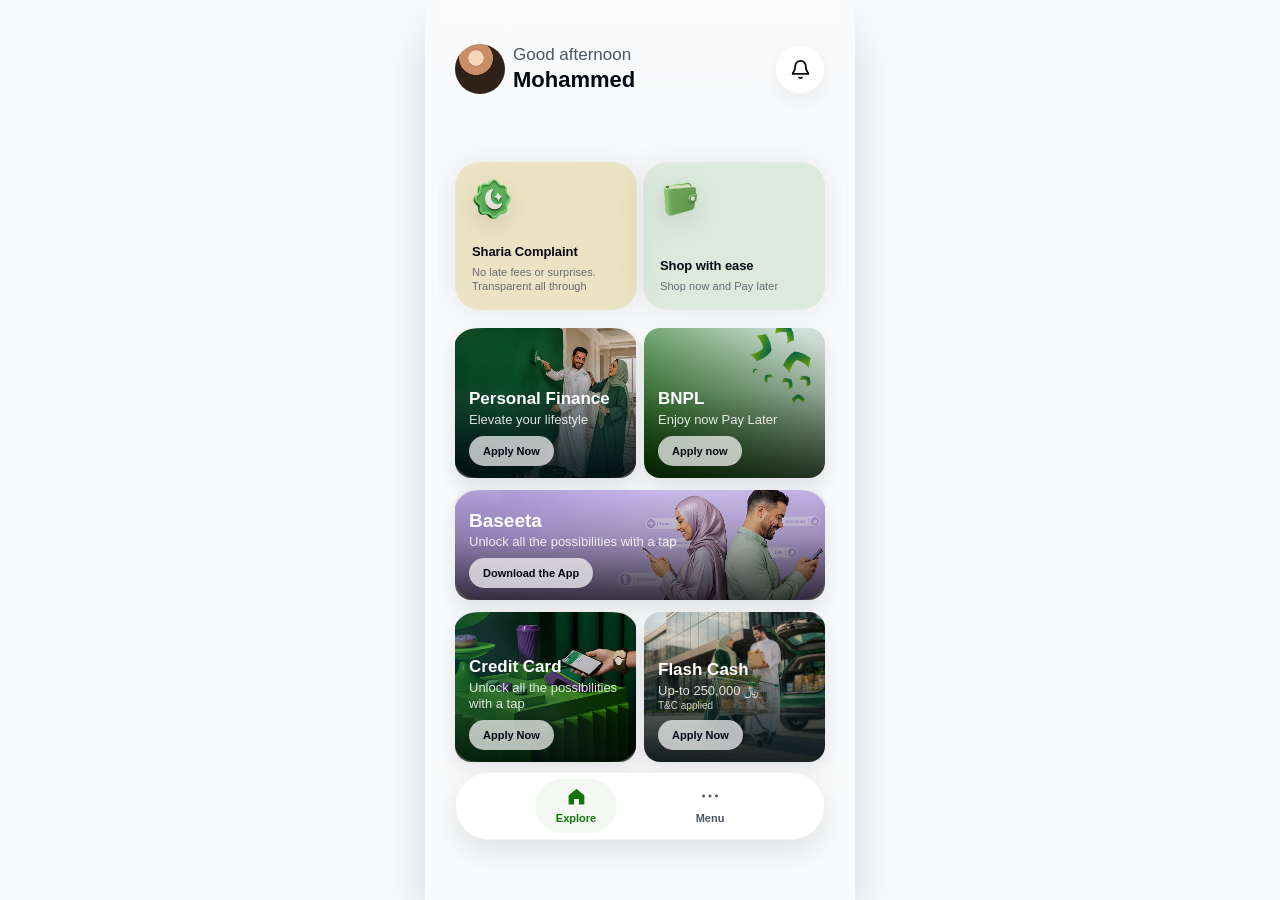
<file: index.html>
<!DOCTYPE html>
  <html lang="en">
    <head>
      
      <meta charset="UTF-8" />
      <meta name="viewport" content="width=device-width, initial-scale=1.0, viewport-fit=cover, interactive-widget=resizes-content" />
      <title>Flash Cash Loan Application (Copy)</title>
      <meta name="description" content="This personal loan application allows users to apply for loans between 4K and 30K SAR, with flexible repayment options over 12 or 24 months, ensuring a seamless and secure borrowing experience." />
      <meta name="robots" content="noindex, nofollow" />
      <style>html, body { min-height: 100%; margin: 0; background: #022b10; overscroll-behavior-y: none; } #root { min-height: 100%; background: #022b10; }</style>
      
      <script type="module" crossorigin src="./assets/index-product-action-sheet-20260602.js"></script>
      <link rel="stylesheet" crossorigin href="./assets/index-CSgYDMi7.css">
    </head>

    <body>
      
      <div id="root"></div>
      
    </body>
  </html>
</file>
